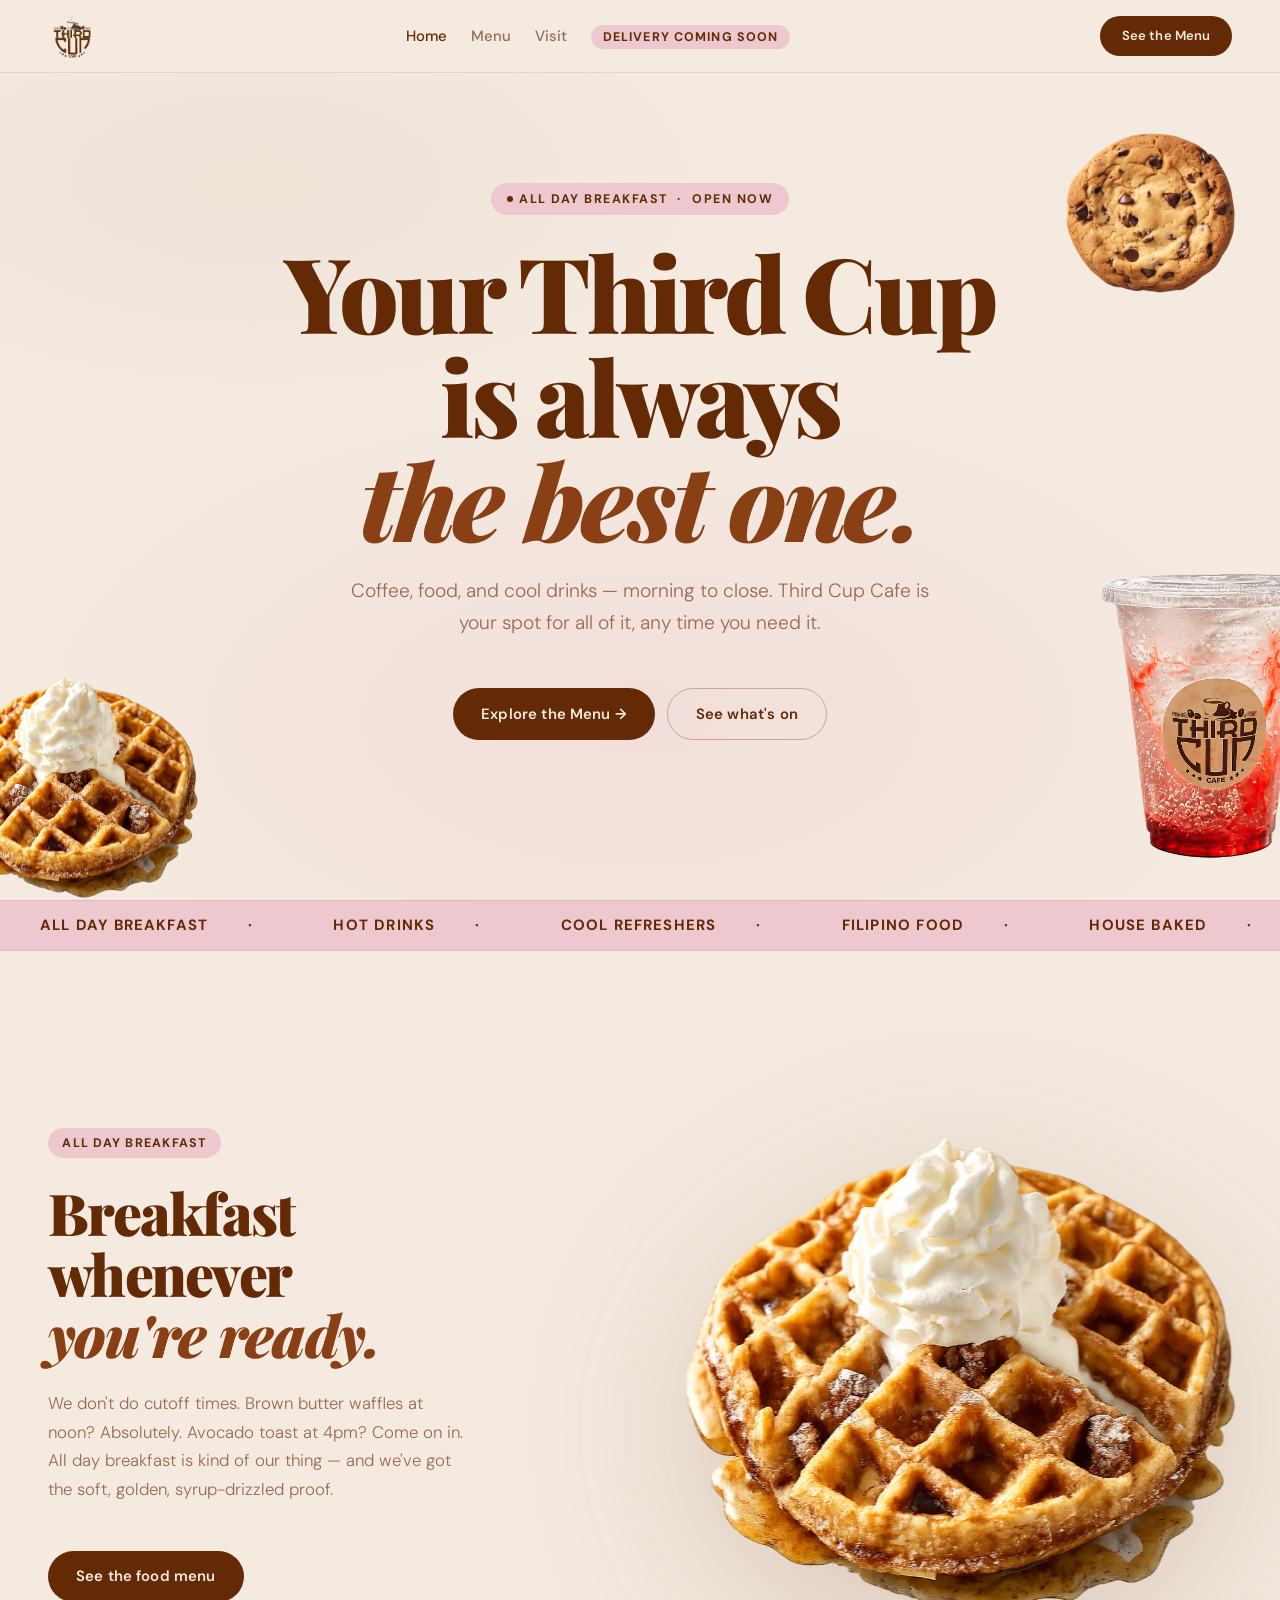
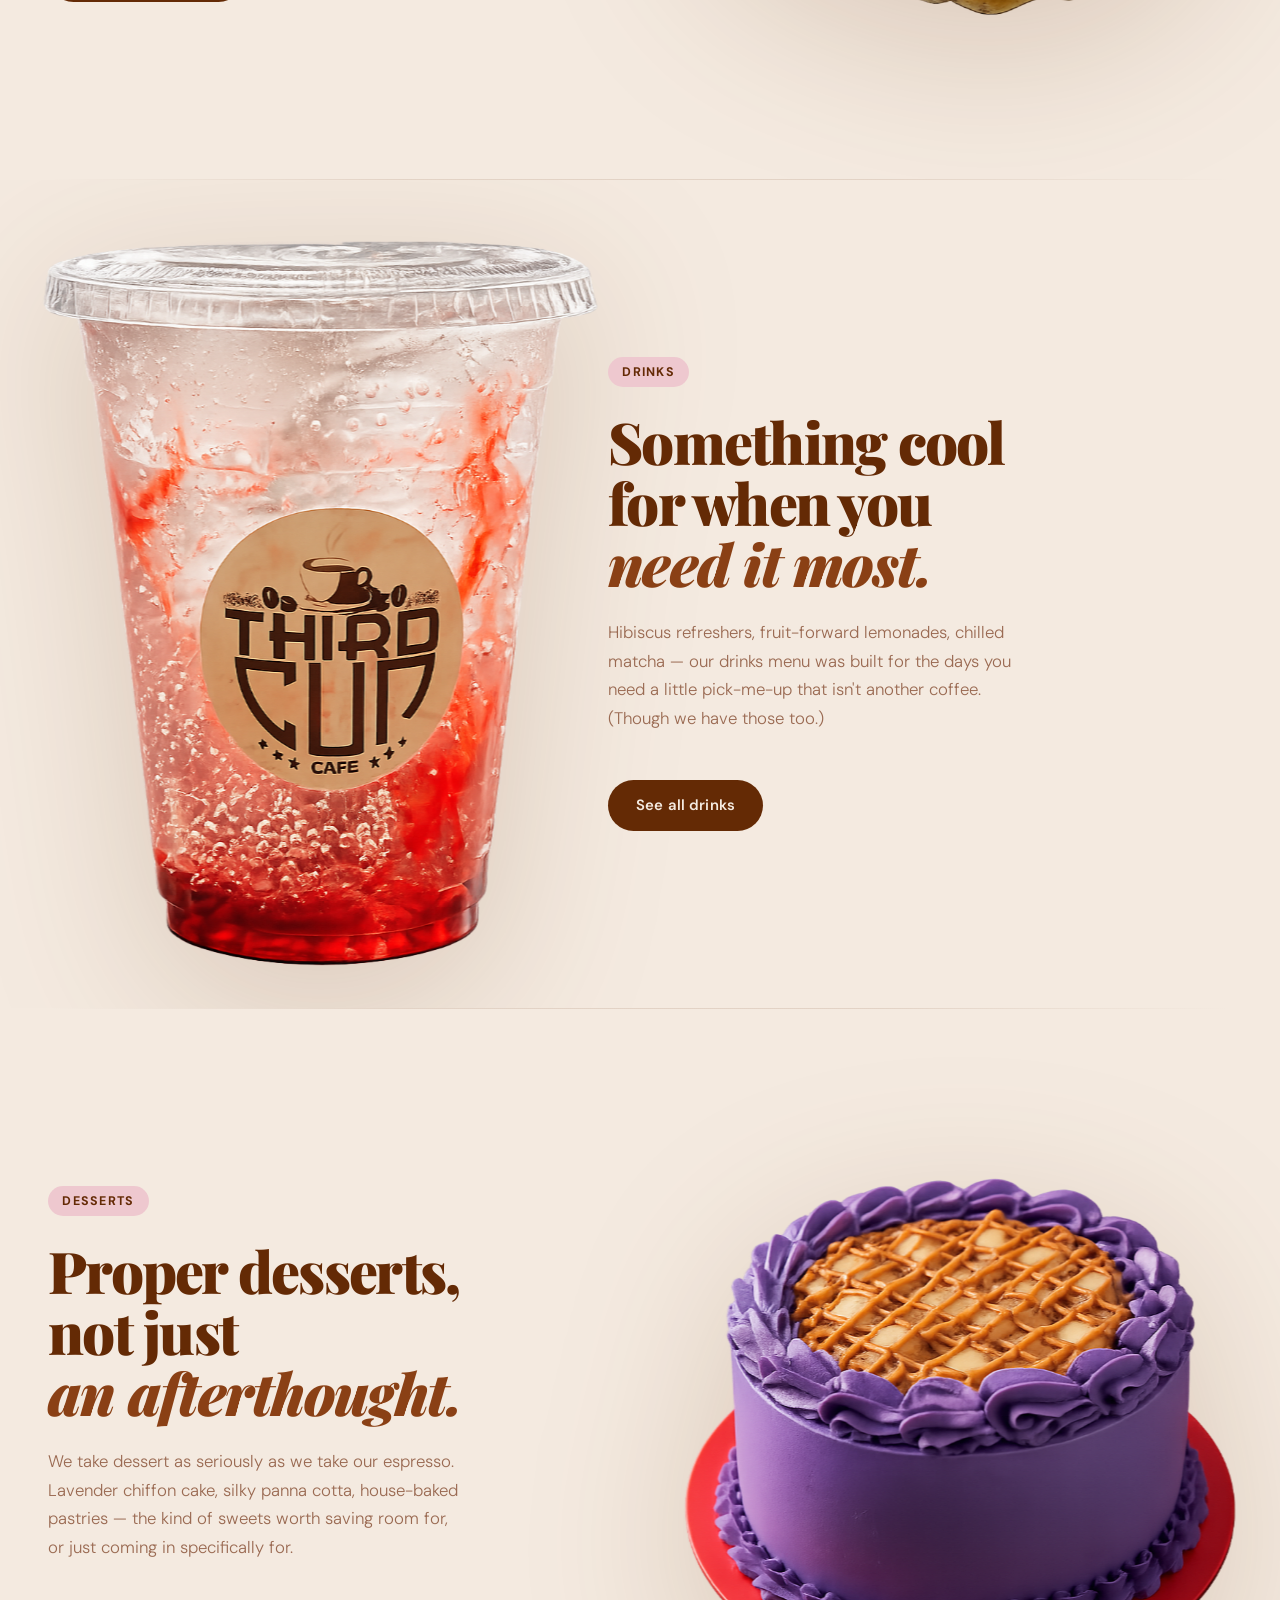
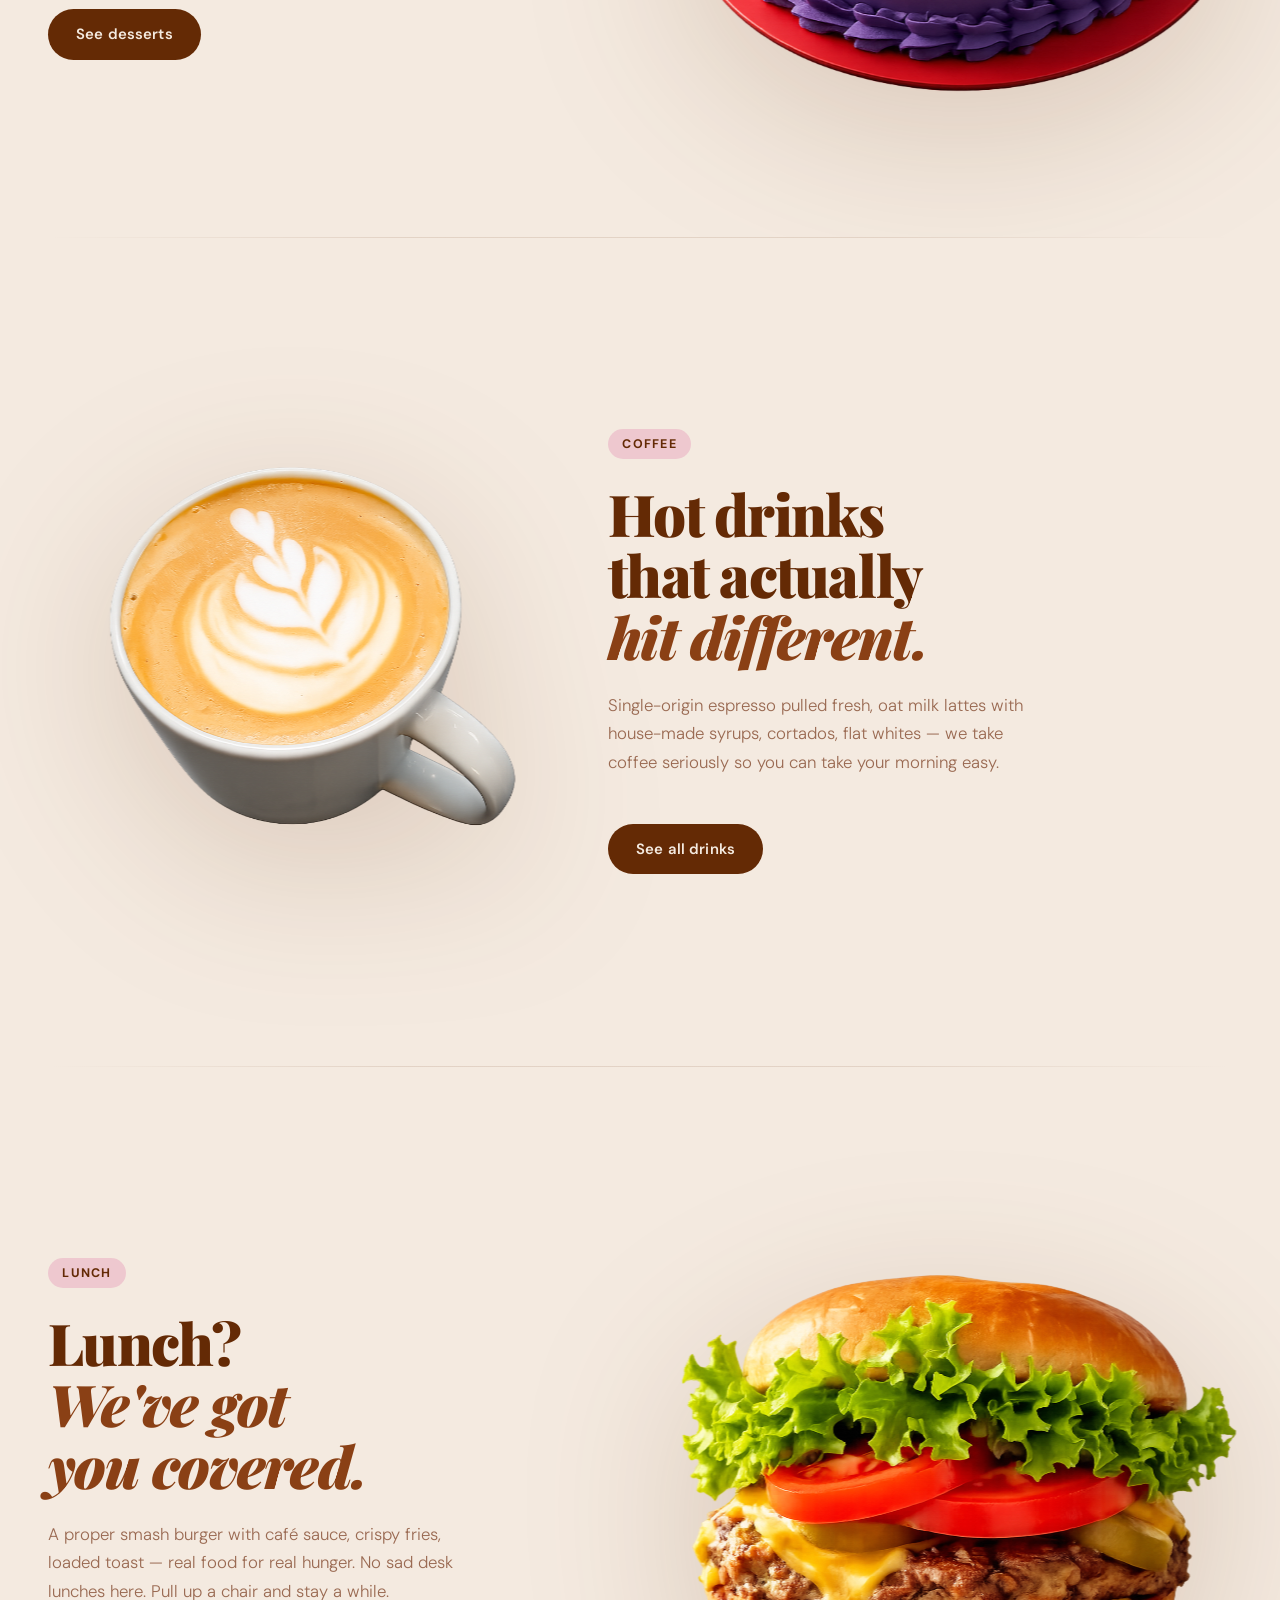
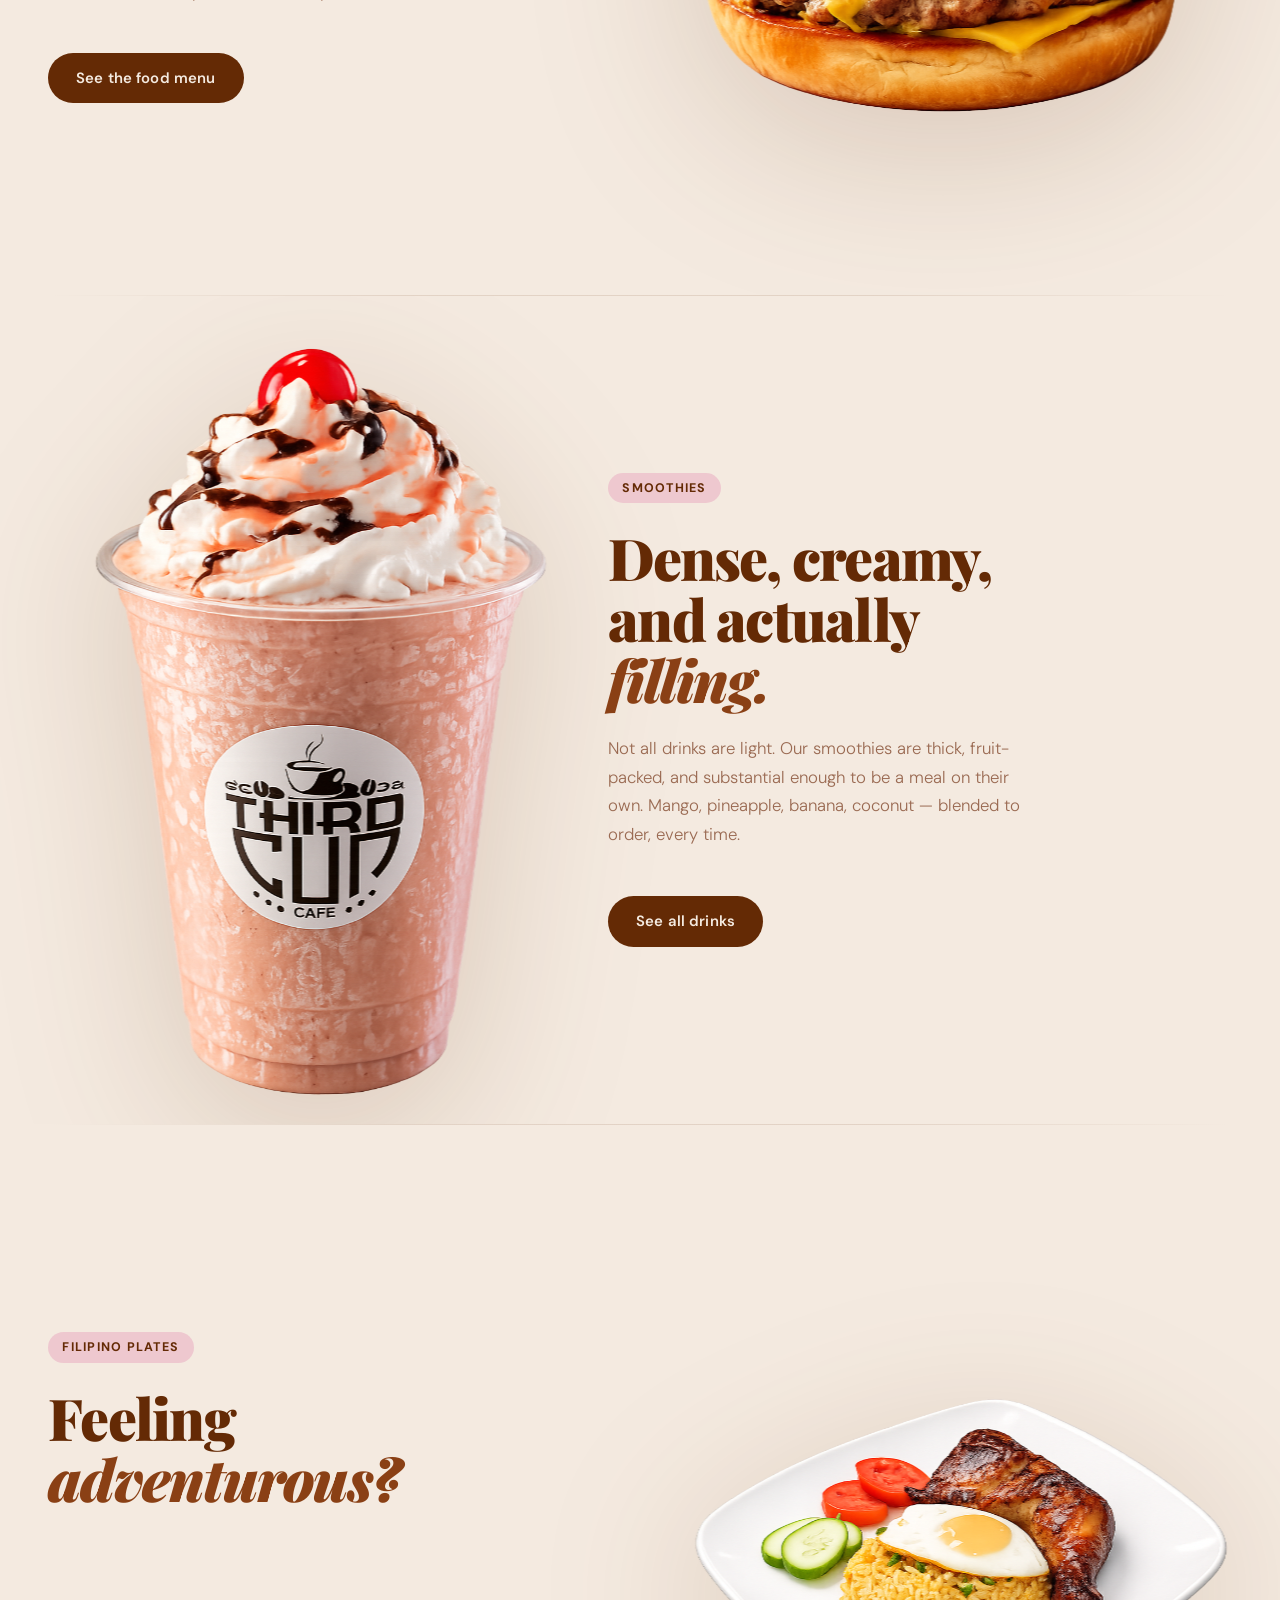
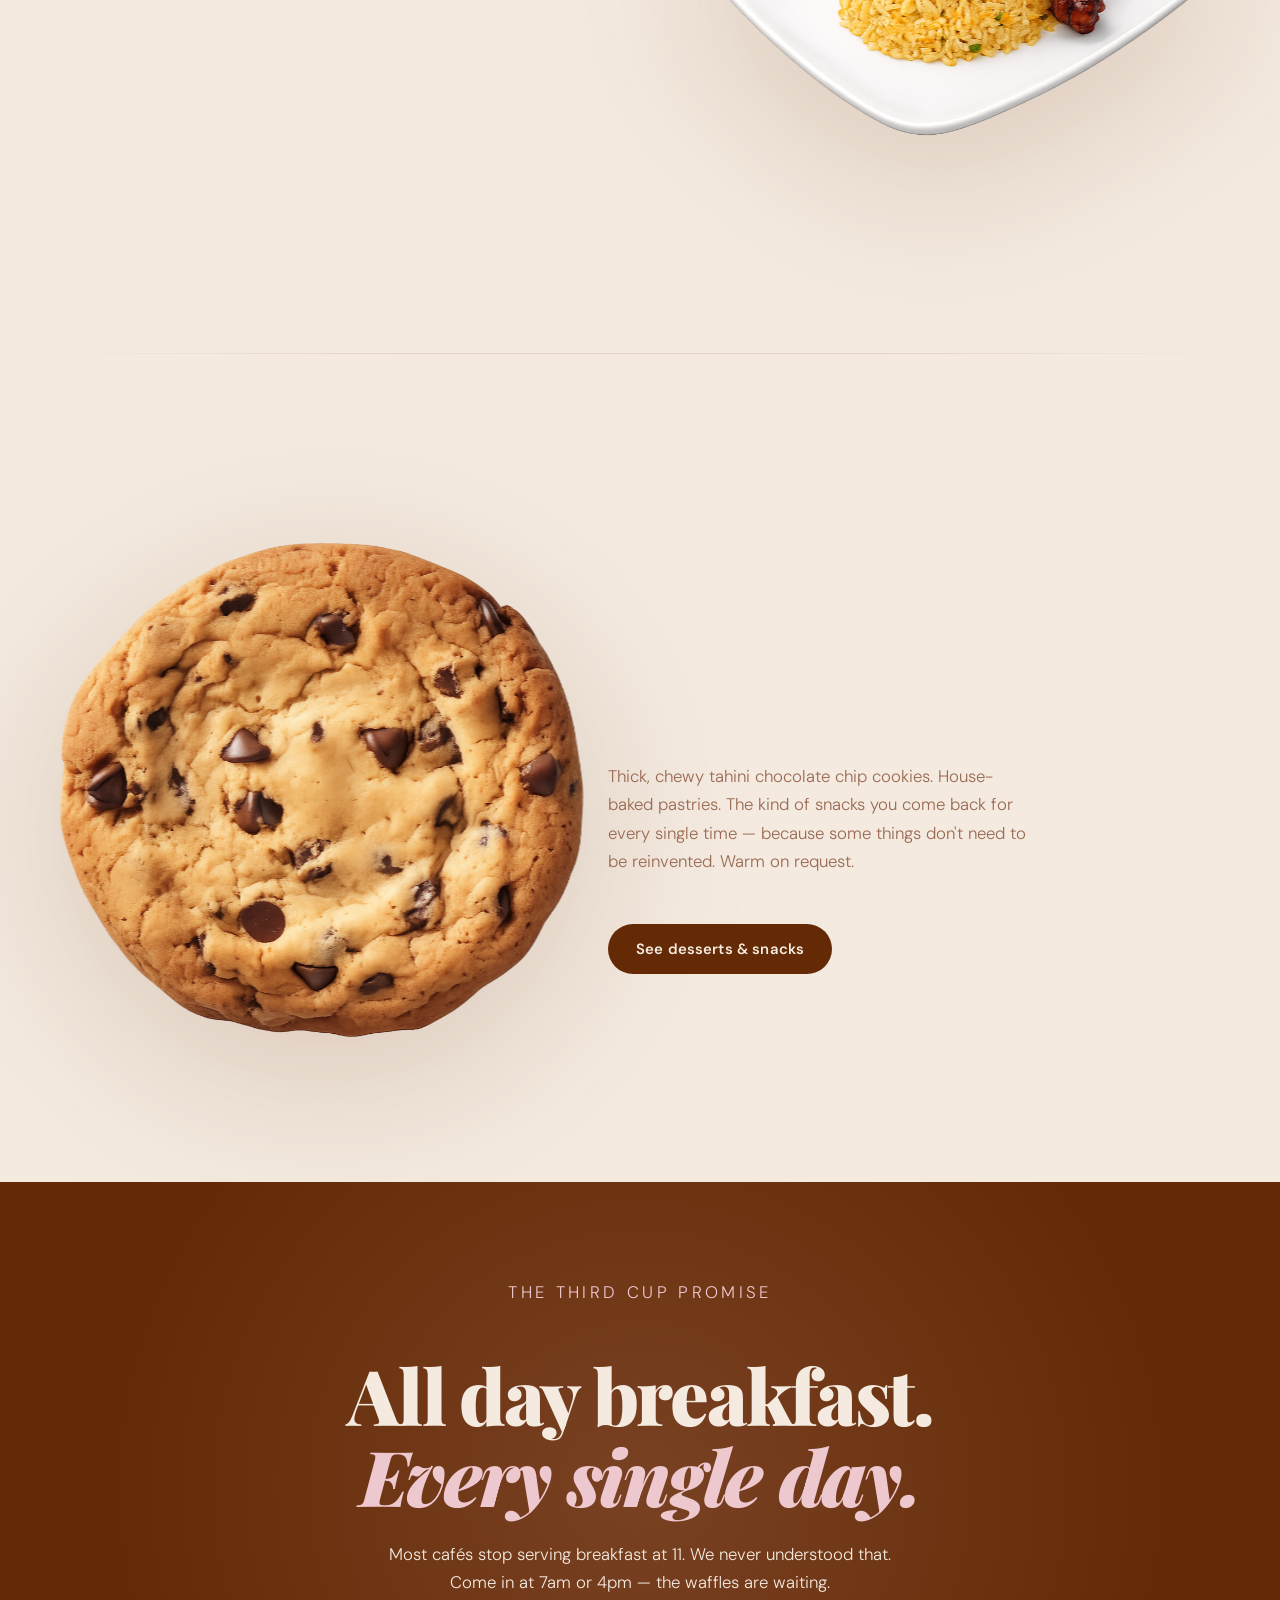
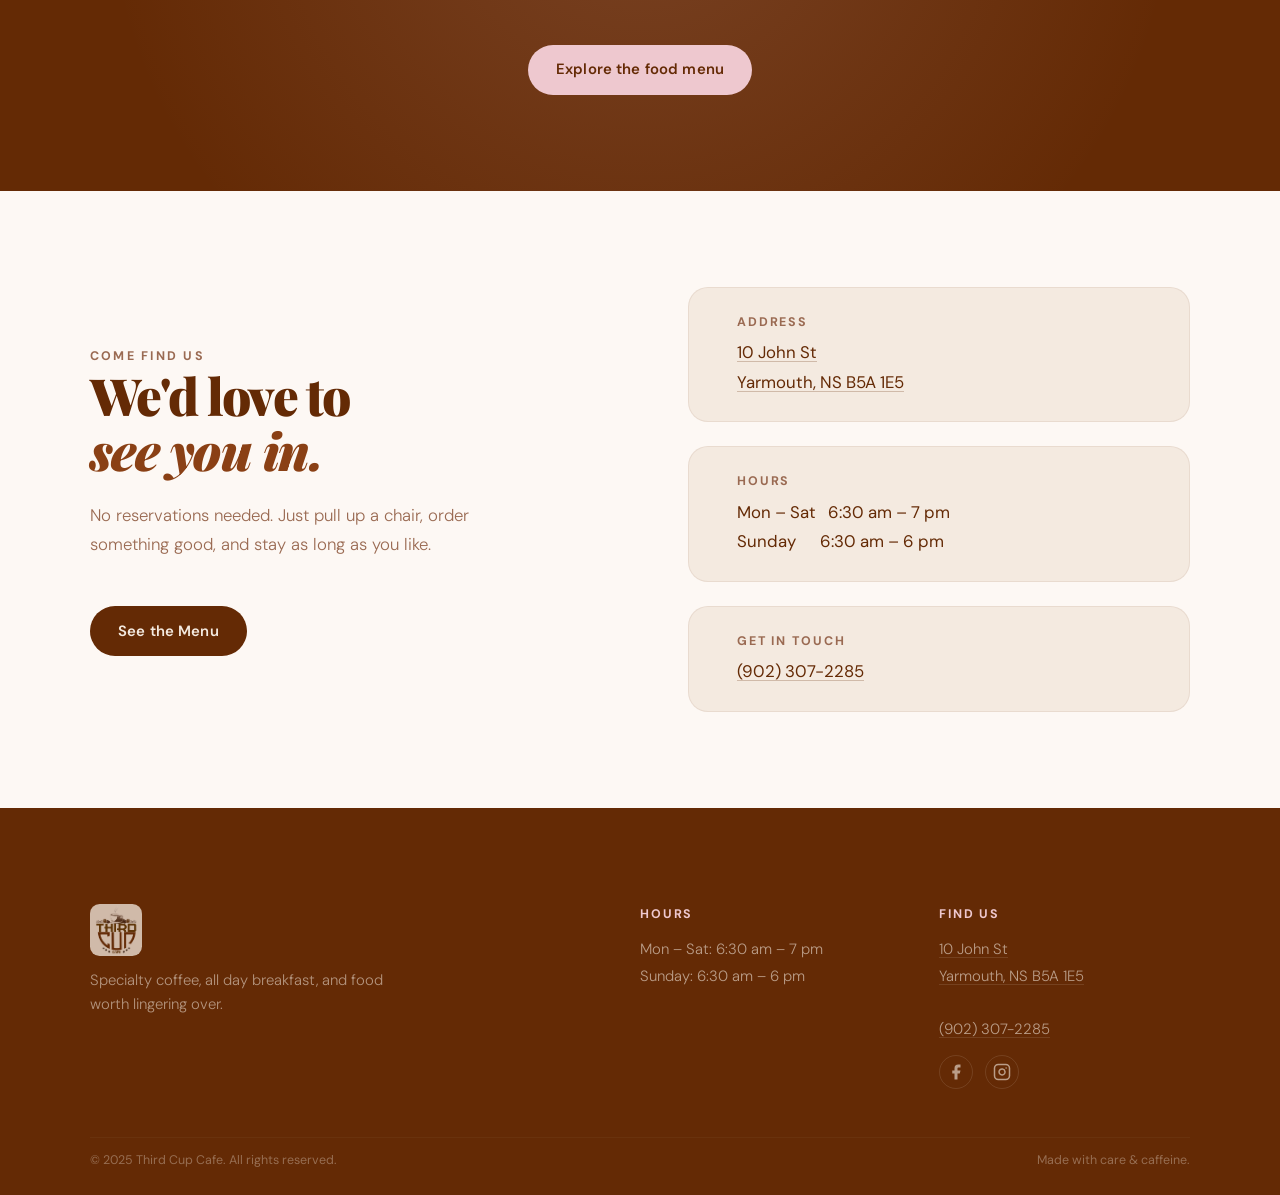
<file: index.html>
<!DOCTYPE html>
<html lang="en">
<head>
  <meta charset="UTF-8" />
  <meta name="viewport" content="width=device-width, initial-scale=1.0" />
  <title>Third Cup Cafe — Specialty Coffee & Kitchen</title>
  <meta name="description" content="Third Cup Cafe. All day breakfast, bold coffee, cool drinks, and food that actually hits. Come as you are." />
  <link rel="preconnect" href="https://fonts.googleapis.com" />
  <link rel="preconnect" href="https://fonts.gstatic.com" crossorigin />
  <link href="https://fonts.googleapis.com/css2?family=Playfair+Display:ital,wght@0,400;0,600;0,700;0,900;1,400;1,700&family=DM+Sans:opsz,wght@9..40,300;9..40,400;9..40,500;9..40,600&display=swap" rel="stylesheet" />
  <link rel="stylesheet" href="style.css" />
</head>
<body>

  <!-- ── Navigation ───────────────────────────────────────── -->
  <nav class="site-nav">
    <a href="index.html" class="nav-logo">
      <img src="images/thirdcup logo.jpg" alt="Third Cup Cafe" />
    </a>
    <ul class="nav-links">
      <li><a href="index.html" class="active">Home</a></li>
      <li><a href="menu.html">Menu</a></li>
      <li><a href="#contact">Visit</a></li>
      <li><span class="nav-coming-soon">Delivery Coming Soon</span></li>
    </ul>
    <a href="menu.html" class="btn btn-primary" style="padding:.55rem 1.35rem;font-size:.82rem;">See the Menu</a>
  </nav>

  <!-- ═══════════════════════════════════════════════════════
       HERO
  ═══════════════════════════════════════════════════════ -->
  <section class="hero" id="home">

    <div class="hero-float-wrap" aria-hidden="true">
      <div class="hero-float-img hf-1">
        <img src="images/waffles.png" alt="" />
      </div>
      <div class="hero-float-img hf-2">
        <img src="images/refresher.png" alt="" />
      </div>
      <div class="hero-float-img hf-3">
        <img src="images/cookie.png" alt="" />
      </div>
    </div>

    <div class="hero-scene">
      <div class="hero-badge">
        <span class="hero-badge-dot" id="badge-dot"></span>
        All Day Breakfast &nbsp;·&nbsp; <span id="open-status">Open Now</span>
      </div>
      <h1 class="hero-headline reveal">
        Your Third Cup<br />is always<br /><em>the best one.</em>
      </h1>
      <p class="hero-sub reveal reveal-delay-1">
        Coffee, food, and cool drinks — morning to close.
        Third Cup Cafe is your spot for all of it, any time you need it.
      </p>
      <div class="hero-cta reveal reveal-delay-2">
        <a href="menu.html" class="btn btn-primary">Explore the Menu &rarr;</a>
        <a href="menu.html#limited-time" class="btn btn-outline">See what's on</a>
      </div>
    </div>

  </section>

  <!-- ── Marquee ───────────────────────────────────────────── -->
  <div class="marquee-strip" aria-hidden="true">
    <div class="marquee-track">
      <span>All Day Breakfast</span>
      <span>Hot Drinks</span>
      <span>Cool Refreshers</span>
      <span>Filipino Food</span>
      <span>House Baked</span>
      <span>Single Origin</span>
      <span>Open 7 Days</span>
      <span>Proper Desserts</span>
      <span>All Day Breakfast</span>
      <span>Hot Drinks</span>
      <span>Cool Refreshers</span>
      <span>Filipino Food</span>
      <span>House Baked</span>
      <span>Single Origin</span>
      <span>Open 7 Days</span>
      <span>Proper Desserts</span>
    </div>
  </div>

  <!-- ═══════════════════════════════════════════════════════
       1. WAFFLES — All day breakfast  (food, no flip)
  ═══════════════════════════════════════════════════════ -->
  <section class="feature" id="feature-breakfast">
    <div class="feat-text">
      <span class="feat-tag reveal">All Day Breakfast</span>
      <h2 class="feat-headline reveal reveal-delay-1">
        Breakfast<br />whenever<br /><em>you're ready.</em>
      </h2>
      <p class="feat-body reveal reveal-delay-2">
        We don't do cutoff times. Brown butter waffles at noon? Absolutely.
        Avocado toast at 4pm? Come on in. All day breakfast is kind of our thing —
        and we've got the soft, golden, syrup-drizzled proof.
      </p>
      <a href="menu.html#food" class="btn btn-primary reveal reveal-delay-3">See the food menu</a>
    </div>
    <div class="feat-img-wrap">
      <img src="images/waffles.png" alt="Brown butter waffles" />
    </div>
  </section>

  <div class="feat-divider"></div>

  <!-- ═══════════════════════════════════════════════════════
       2. REFRESHER — Cool drinks  (drink, flip)
  ═══════════════════════════════════════════════════════ -->
  <section class="feature flip" id="feature-drinks">
    <div class="feat-text">
      <span class="feat-tag reveal">Drinks</span>
      <h2 class="feat-headline reveal reveal-delay-1">
        Something cool<br />for when you<br /><em>need it most.</em>
      </h2>
      <p class="feat-body reveal reveal-delay-2">
        Hibiscus refreshers, fruit-forward lemonades, chilled matcha —
        our drinks menu was built for the days you need a little pick-me-up
        that isn't another coffee. (Though we have those too.)
      </p>
      <a href="menu.html#drinks" class="btn btn-primary reveal reveal-delay-3">See all drinks</a>
    </div>
    <div class="feat-img-wrap">
      <img src="images/refresher.png" alt="Hibiscus refresher" />
    </div>
  </section>

  <div class="feat-divider"></div>

  <!-- ═══════════════════════════════════════════════════════
       3. PURPLE CAKE — Proper desserts  (food, no flip)
  ═══════════════════════════════════════════════════════ -->
  <section class="feature" id="feature-desserts">
    <div class="feat-text">
      <span class="feat-tag reveal">Desserts</span>
      <h2 class="feat-headline reveal reveal-delay-1">
        Proper desserts,<br />not just<br /><em>an afterthought.</em>
      </h2>
      <p class="feat-body reveal reveal-delay-2">
        We take dessert as seriously as we take our espresso.
        Lavender chiffon cake, silky panna cotta, house-baked pastries —
        the kind of sweets worth saving room for,
        or just coming in specifically for.
      </p>
      <a href="menu.html#desserts" class="btn btn-primary reveal reveal-delay-3">See desserts</a>
    </div>
    <div class="feat-img-wrap">
      <img src="images/purple cake.png" alt="Lavender chiffon cake" />
    </div>
  </section>

  <div class="feat-divider"></div>

  <!-- ═══════════════════════════════════════════════════════
       4. WARM COFFEE — Hot drinks  (drink, flip)
  ═══════════════════════════════════════════════════════ -->
  <section class="feature flip" id="feature-coffee">
    <div class="feat-text">
      <span class="feat-tag reveal">Coffee</span>
      <h2 class="feat-headline reveal reveal-delay-1">
        Hot drinks<br />that actually<br /><em>hit different.</em>
      </h2>
      <p class="feat-body reveal reveal-delay-2">
        Single-origin espresso pulled fresh, oat milk lattes with house-made syrups,
        cortados, flat whites — we take coffee seriously
        so you can take your morning easy.
      </p>
      <a href="menu.html#drinks" class="btn btn-primary reveal reveal-delay-3">See all drinks</a>
    </div>
    <div class="feat-img-wrap">
      <img src="images/warm coffee.png" alt="Warm espresso coffee" />
    </div>
  </section>

  <div class="feat-divider"></div>

  <!-- ═══════════════════════════════════════════════════════
       5. BURGER — Lunch  (food, no flip)
  ═══════════════════════════════════════════════════════ -->
  <section class="feature" id="feature-lunch">
    <div class="feat-text">
      <span class="feat-tag reveal">Lunch</span>
      <h2 class="feat-headline reveal reveal-delay-1">
        Lunch?<br /><em>We've got<br />you covered.</em>
      </h2>
      <p class="feat-body reveal reveal-delay-2">
        A proper smash burger with café sauce, crispy fries, loaded toast —
        real food for real hunger. No sad desk lunches here.
        Pull up a chair and stay a while.
      </p>
      <a href="menu.html#food" class="btn btn-primary reveal reveal-delay-3">See the food menu</a>
    </div>
    <div class="feat-img-wrap">
      <img src="images/burger.png" alt="Smash burger" />
    </div>
  </section>

  <div class="feat-divider"></div>

  <!-- ═══════════════════════════════════════════════════════
       6. SMOOTHIE — Dense drinks  (drink, flip)
  ═══════════════════════════════════════════════════════ -->
  <section class="feature flip" id="feature-smoothies">
    <div class="feat-text">
      <span class="feat-tag reveal">Smoothies</span>
      <h2 class="feat-headline reveal reveal-delay-1">
        Dense, creamy,<br />and actually<br /><em>filling.</em>
      </h2>
      <p class="feat-body reveal reveal-delay-2">
        Not all drinks are light. Our smoothies are thick, fruit-packed,
        and substantial enough to be a meal on their own.
        Mango, pineapple, banana, coconut — blended to order, every time.
      </p>
      <a href="menu.html#drinks" class="btn btn-primary reveal reveal-delay-3">See all drinks</a>
    </div>
    <div class="feat-img-wrap">
      <img src="images/smoothie.png" alt="Sunrise smoothie" />
    </div>
  </section>

  <div class="feat-divider"></div>

  <!-- ═══════════════════════════════════════════════════════
       7. FILIPINO FOOD — Adventurous  (food, no flip)
  ═══════════════════════════════════════════════════════ -->
  <section class="feature" id="feature-filipino">
    <div class="feat-text">
      <span class="feat-tag reveal">Filipino Plates</span>
      <h2 class="feat-headline reveal reveal-delay-1">
        Feeling<br /><em>adventurous?</em>
      </h2>
      <p class="feat-body reveal reveal-delay-2">
        Beyond the café staples, we serve authentic Filipino plates —
        bold flavours, comforting portions, and the kind of food
        that makes you feel genuinely looked after.
        Because good food shouldn't have borders.
      </p>
      <a href="menu.html#food" class="btn btn-primary reveal reveal-delay-3">Explore the menu</a>
    </div>
    <div class="feat-img-wrap">
      <img src="images/filipino food.png" alt="Filipino food" />
    </div>
  </section>

  <div class="feat-divider"></div>

  <!-- ═══════════════════════════════════════════════════════
       8. COOKIE — Snacks  (food, flip)
  ═══════════════════════════════════════════════════════ -->
  <section class="feature flip" id="feature-snacks">
    <div class="feat-text">
      <span class="feat-tag reveal">Snacks &amp; Sweets</span>
      <h2 class="feat-headline reveal reveal-delay-1">
        Classic snacks,<br /><em>done right.</em>
      </h2>
      <p class="feat-body reveal reveal-delay-2">
        Thick, chewy tahini chocolate chip cookies. House-baked pastries.
        The kind of snacks you come back for every single time —
        because some things don't need to be reinvented.
        Warm on request.
      </p>
      <a href="menu.html#desserts" class="btn btn-primary reveal reveal-delay-3">See desserts &amp; snacks</a>
    </div>
    <div class="feat-img-wrap">
      <img src="images/cookie.png" alt="Tahini chocolate chip cookie" />
    </div>
  </section>

  <!-- ═══════════════════════════════════════════════════════
       ALL DAY BREAKFAST BANNER
  ═══════════════════════════════════════════════════════ -->
  <div class="adb-banner">
    <p class="adb-banner-eyebrow reveal">The Third Cup promise</p>
    <h2 class="reveal reveal-delay-1">
      All day breakfast.<br /><em>Every single day.</em>
    </h2>
    <p class="reveal reveal-delay-2">
      Most cafés stop serving breakfast at 11. We never understood that.
      Come in at 7am or 4pm — the waffles are waiting.
    </p>
    <a href="menu.html#food" class="btn btn-primary reveal reveal-delay-3">Explore the food menu</a>
  </div>

  <!-- ═══════════════════════════════════════════════════════
       VISIT SECTION
  ═══════════════════════════════════════════════════════ -->
  <section id="contact" class="visit-section">
    <div class="visit-inner">
      <div class="visit-copy reveal">
        <span class="feat-eyebrow">Come find us</span>
        <h2 class="feat-headline" style="font-size:clamp(2rem,4vw,3.2rem);margin-bottom:var(--sp-md)">
          We'd love to<br /><em>see you in.</em>
        </h2>
        <p class="feat-body" style="margin-bottom:var(--sp-lg)">
          No reservations needed. Just pull up a chair,
          order something good, and stay as long as you like.
        </p>
        <a href="menu.html" class="btn btn-primary">See the Menu</a>
      </div>

      <div class="visit-details reveal reveal-delay-2">
        <div class="visit-card">
          <h3 class="visit-card-label">Address</h3>
          <address>
            <a href="https://maps.google.com/?q=10+John+St,+Yarmouth,+NS+B5A+1E5" target="_blank" rel="noopener">
              10 John St<br />
              Yarmouth, NS B5A 1E5
            </a>
          </address>
        </div>
        <div class="visit-card">
          <h3 class="visit-card-label">Hours</h3>
          <p>
            Mon – Sat &nbsp;&nbsp;6:30 am – 7 pm<br />
            Sunday &nbsp;&nbsp;&nbsp;&nbsp;&nbsp;6:30 am – 6 pm
          </p>
        </div>
        <div class="visit-card">
          <h3 class="visit-card-label">Get in touch</h3>
          <p>
            <a href="tel:+19023072285">(902) 307-2285</a>
          </p>
        </div>
      </div>
    </div>
  </section>

  <!-- ── Footer ─────────────────────────────────────────────── -->
  <footer class="site-footer">
    <div class="footer-inner reveal">
      <div class="footer-brand">
        <img src="images/thirdcup logo.jpg" alt="Third Cup Cafe" class="footer-logo-img" />
        <p class="footer-tagline">Specialty coffee, all day breakfast, and food worth lingering over.</p>
      </div>
      <div class="footer-col">
        <h4>Hours</h4>
        <p>
          Mon – Sat: 6:30 am – 7 pm<br />
          Sunday: 6:30 am – 6 pm
        </p>
      </div>
      <div class="footer-col">
        <h4>Find Us</h4>
        <address>
          <a href="https://maps.google.com/?q=10+John+St,+Yarmouth,+NS+B5A+1E5" target="_blank" rel="noopener">10 John St<br />Yarmouth, NS B5A 1E5</a><br /><br />
          <a href="tel:+19023072285">(902) 307-2285</a>
        </address>
        <div class="footer-social">
          <a href="https://www.facebook.com/profile.php?id=61558027832886&sk=photos" target="_blank" rel="noopener" aria-label="Facebook">
            <svg width="18" height="18" viewBox="0 0 24 24" fill="currentColor"><path d="M18 2h-3a5 5 0 0 0-5 5v3H7v4h3v8h4v-8h3l1-4h-4V7a1 1 0 0 1 1-1h3z"/></svg>
          </a>
          <a href="https://www.instagram.com/thirdcupcanada/" target="_blank" rel="noopener" aria-label="Instagram">
            <svg width="18" height="18" viewBox="0 0 24 24" fill="none" stroke="currentColor" stroke-width="2" stroke-linecap="round" stroke-linejoin="round"><rect x="2" y="2" width="20" height="20" rx="5" ry="5"/><path d="M16 11.37A4 4 0 1 1 12.63 8 4 4 0 0 1 16 11.37z"/><line x1="17.5" y1="6.5" x2="17.51" y2="6.5"/></svg>
          </a>
        </div>
      </div>
    </div>
    <div class="footer-bottom">
      <span>&copy; 2025 Third Cup Cafe. All rights reserved.</span>
      <span>Made with care &amp; caffeine.</span>
    </div>
  </footer>

  <script src="script.js"></script>
</body>
</html>
</file>
<file: style.css>
@import url('https://fonts.googleapis.com/css2?family=Playfair+Display:ital,wght@0,400;0,600;0,700;0,900;1,400;1,700&family=DM+Sans:opsz,wght@9..40,300;9..40,400;9..40,500;9..40,600&display=swap');

/* ── Tokens ─────────────────────────────────────────────── */
:root {
  --c-bg:       #f4eae0;
  --c-brown:    #642a05;
  --c-brown-lt: #8a4015;
  --c-pink:     #eec8cf;
  --c-pink-dim: #e0a8b2;
  --c-cream:    #fdf8f4;
  --c-text:     #2a1005;
  --c-muted:    #9a6a52;

  --sp-xs: .375rem;
  --sp-sm: .75rem;
  --sp-md: 1.5rem;
  --sp-lg: 3rem;
  --sp-xl: 6rem;

  --fs-xs:  .78rem;
  --fs-sm:  .93rem;
  --fs-md:  1.05rem;
  --fs-lg:  1.5rem;
  --fs-xl:  2.2rem;
  --fs-2xl: 3.6rem;
  --fs-3xl: 5.5rem;

  --radius:    1.25rem;
  --radius-sm: .6rem;
  --ease: cubic-bezier(.4,0,.2,1);
  --t: .35s var(--ease);
}

/* ── Reset ──────────────────────────────────────────────── */
*, *::before, *::after { box-sizing: border-box; margin: 0; padding: 0; }
html { scroll-behavior: smooth; font-size: 16px; }
body {
  background: var(--c-bg);
  color: var(--c-text);
  font-family: 'DM Sans', system-ui, sans-serif;
  font-weight: 400;
  line-height: 1.65;
  overflow-x: hidden;
}
img { display: block; max-width: 100%; }
a  { color: inherit; text-decoration: none; }

/* ── Shared nav ──────────────────────────────────────────── */
.site-nav {
  position: fixed;
  top: 0; left: 0; right: 0;
  z-index: 100;
  display: flex;
  align-items: center;
  justify-content: space-between;
  padding: var(--sp-sm) var(--sp-lg);
  background: var(--c-bg);
  box-shadow: 0 1px 0 rgba(100,42,5,.08);
}
.nav-logo img {
  height: 48px;
  width: auto;
  object-fit: contain;
}
.nav-links { display: flex; gap: var(--sp-md); list-style: none; }
.nav-links a {
  font-size: var(--fs-sm);
  font-weight: 500;
  color: var(--c-brown);
  opacity: .65;
  transition: opacity var(--t);
}
.nav-links a:hover, .nav-links a.active { opacity: 1; }
.nav-coming-soon {
  font-size: var(--fs-xs);
  font-weight: 700;
  letter-spacing: .09em;
  text-transform: uppercase;
  background: var(--c-pink);
  color: var(--c-brown);
  padding: .25rem .75rem;
  border-radius: 999px;
  opacity: 1;
}

/* ── Buttons ─────────────────────────────────────────────── */
.btn {
  display: inline-flex;
  align-items: center;
  gap: .45rem;
  padding: .8rem 1.75rem;
  border-radius: 999px;
  font-family: 'DM Sans', sans-serif;
  font-size: var(--fs-sm);
  font-weight: 600;
  cursor: pointer;
  transition: all var(--t);
  border: none;
  letter-spacing: .01em;
}
.btn-primary {
  background: var(--c-brown);
  color: var(--c-bg);
}
.btn-primary:hover {
  background: var(--c-brown-lt);
  transform: translateY(-2px);
  box-shadow: 0 10px 32px rgba(100,42,5,.25);
}
.btn-outline {
  background: transparent;
  color: var(--c-brown);
  border: 1.5px solid rgba(100,42,5,.3);
}
.btn-outline:hover {
  border-color: var(--c-brown);
  background: rgba(100,42,5,.05);
}

/* ── Scroll reveals ──────────────────────────────────────── */
.reveal {
  opacity: 0;
  transform: translateY(28px);
  transition: opacity .75s var(--ease), transform .75s var(--ease);
}
.reveal.visible { opacity: 1; transform: translateY(0); }
.reveal-delay-1 { transition-delay: .1s; }
.reveal-delay-2 { transition-delay: .22s; }
.reveal-delay-3 { transition-delay: .36s; }

/* ═══════════════════════════════════════════════════════════
   HERO
═══════════════════════════════════════════════════════ */
.hero {
  min-height: 100svh;
  display: flex;
  flex-direction: column;
  align-items: center;
  justify-content: center;
  text-align: center;
  padding: 120px var(--sp-lg) var(--sp-xl);
  position: relative;
  overflow: hidden;
  perspective: 1000px;
}

/* subtle warm texture */
.hero::before {
  content: '';
  position: absolute;
  inset: 0;
  background:
    radial-gradient(ellipse 80% 60% at 50% 80%, rgba(238,200,207,.35) 0%, transparent 60%),
    radial-gradient(ellipse 60% 40% at 20% 20%, rgba(100,42,5,.04) 0%, transparent 60%);
  pointer-events: none;
}

.hero-scene {
  position: relative;
  z-index: 2;
  transform-style: preserve-3d;
  will-change: transform;
  max-width: 820px;
  width: 100%;
}

/* pill badge */
.hero-badge {
  display: inline-flex;
  align-items: center;
  gap: .4rem;
  background: var(--c-pink);
  color: var(--c-brown);
  font-size: var(--fs-xs);
  font-weight: 700;
  letter-spacing: .12em;
  text-transform: uppercase;
  padding: .35rem 1rem;
  border-radius: 999px;
  margin-bottom: var(--sp-md);
}
.hero-badge-dot {
  width: 6px; height: 6px;
  border-radius: 50%;
  background: var(--c-brown);
  flex-shrink: 0;
}

.hero-headline {
  font-family: 'Playfair Display', serif;
  font-size: clamp(3.2rem, 8.5vw, 6.5rem);
  font-weight: 900;
  line-height: 1.0;
  letter-spacing: -.035em;
  color: var(--c-brown);
  margin-bottom: var(--sp-md);
}
.hero-headline em {
  font-style: italic;
  color: var(--c-brown-lt);
}

.hero-sub {
  font-size: clamp(1rem, 2vw, 1.2rem);
  font-weight: 300;
  color: var(--c-muted);
  max-width: 46ch;
  margin: 0 auto var(--sp-lg);
  line-height: 1.7;
}

.hero-cta { display: flex; gap: var(--sp-sm); justify-content: center; flex-wrap: wrap; }

/* ── Hero floating image ─────────────────────────────────── */
.hero-float-wrap {
  position: absolute;
  inset: 0;
  pointer-events: none;
  transform-style: preserve-3d;
}
.hero-float-img {
  position: absolute;
  will-change: transform;
  animation: heroFloat var(--dur, 5s) ease-in-out infinite alternate;
}
@keyframes heroFloat {
  from { transform: translateZ(var(--tz,0px)) translateY(0) rotate(var(--rot,0deg)); }
  to   { transform: translateZ(var(--tz,0px)) translateY(var(--dy,-20px)) rotate(var(--rot,0deg)); }
}
.hero-float-img img {
  width: var(--w, 240px);
}

.hf-1 { --tz:60px;  --w:260px; --dur:4.4s; --dy:-18px; --rot:-6deg; bottom:0; left:-60px; }
.hf-2 { --tz:100px; --w:220px; --dur:5.5s; --dy:-24px; --rot:5deg;  bottom:40px; right:-40px; }
.hf-3 { --tz:30px;  --w:180px; --dur:6.2s; --dy:-14px; --rot:-3deg; top:120px; right:40px; }

/* ═══════════════════════════════════════════════════════════
   FEATURE SECTIONS  (big image + text pairs)
═══════════════════════════════════════════════════════ */
.feature {
  display: grid;
  min-height: 92vh;
  align-items: center;
  overflow: hidden;
  position: relative;
}
/* alternating: image-right by default, image-left for .flip */
.feature { grid-template-columns: 1fr 1fr; }
.feature .feat-text { padding: var(--sp-xl) var(--sp-xl) var(--sp-xl) var(--sp-lg); z-index: 2; }
.feature .feat-img-wrap { position: relative; height: 100%; min-height: 80vh; }
.feature.flip { direction: rtl; }
.feature.flip > * { direction: ltr; }

/* Pull text over the image with a negative margin trick */
.feature .feat-text {
  position: relative;
}
.feature:not(.flip) .feat-text { margin-right: -80px; }
.feature.flip      .feat-text { margin-left:  -80px; }

/* Big image fills its cell, overflows slightly */
.feat-img-wrap img {
  position: absolute;
  inset: 0;
  width: 100%;
  height: 100%;
  object-fit: contain;
  object-position: center;
  padding: var(--sp-lg);
  filter: drop-shadow(0 40px 80px rgba(100,42,5,.18));
  transition: transform .8s var(--ease);
}
.feature:hover .feat-img-wrap img { transform: scale(1.03) translateY(-6px); }

/* 3-D tilt applied by JS scroll */
.feat-img-wrap { transform-style: preserve-3d; perspective: 800px; }

/* text styling */
.feat-eyebrow {
  font-size: var(--fs-xs);
  font-weight: 700;
  letter-spacing: .18em;
  text-transform: uppercase;
  color: var(--c-muted);
  margin-bottom: var(--sp-sm);
}
.feat-headline {
  font-family: 'Playfair Display', serif;
  font-size: clamp(2.4rem, 4.5vw, 4rem);
  font-weight: 900;
  line-height: 1.06;
  letter-spacing: -.03em;
  color: var(--c-brown);
  margin-bottom: var(--sp-md);
}
.feat-headline em {
  font-style: italic;
  color: var(--c-brown-lt);
}
.feat-body {
  font-size: var(--fs-md);
  font-weight: 300;
  color: var(--c-muted);
  max-width: 38ch;
  line-height: 1.7;
  margin-bottom: var(--sp-lg);
}

/* accent pill tag on each feature */
.feat-tag {
  display: inline-block;
  background: var(--c-pink);
  color: var(--c-brown);
  font-size: var(--fs-xs);
  font-weight: 700;
  letter-spacing: .1em;
  text-transform: uppercase;
  padding: .3rem .9rem;
  border-radius: 999px;
  margin-bottom: var(--sp-md);
}

/* divider between features */
.feat-divider {
  height: 1px;
  background: linear-gradient(90deg, transparent, rgba(100,42,5,.12) 30%, rgba(100,42,5,.12) 70%, transparent);
  margin: 0 var(--sp-lg);
}

/* ═══════════════════════════════════════════════════════════
   ALL DAY BREAKFAST BANNER
═══════════════════════════════════════════════════════ */
.adb-banner {
  background: var(--c-brown);
  color: var(--c-bg);
  padding: var(--sp-xl) var(--sp-lg);
  text-align: center;
  position: relative;
  overflow: hidden;
}
.adb-banner::before {
  content: '';
  position: absolute;
  inset: 0;
  background: radial-gradient(ellipse 60% 120% at 50% 50%, rgba(238,200,207,.15) 0%, transparent 70%);
}
.adb-banner-eyebrow {
  font-size: var(--fs-xs);
  font-weight: 700;
  letter-spacing: .2em;
  text-transform: uppercase;
  color: var(--c-pink);
  margin-bottom: var(--sp-sm);
}
.adb-banner h2 {
  font-family: 'Playfair Display', serif;
  font-size: clamp(2.8rem, 6vw, 5rem);
  font-weight: 900;
  letter-spacing: -.03em;
  line-height: 1.05;
  margin-bottom: var(--sp-md);
  position: relative;
}
.adb-banner h2 em { font-style: italic; color: var(--c-pink); }
.adb-banner p {
  font-size: var(--fs-md);
  font-weight: 300;
  opacity: .75;
  max-width: 48ch;
  margin: 0 auto var(--sp-lg);
  line-height: 1.7;
  position: relative;
}
.adb-banner .btn-primary {
  background: var(--c-pink);
  color: var(--c-brown);
  position: relative;
}
.adb-banner .btn-primary:hover {
  background: #f8dce2;
  box-shadow: 0 10px 32px rgba(238,200,207,.3);
}

/* ── Marquee strip ───────────────────────────────────────── */
.marquee-strip {
  overflow: hidden;
  background: var(--c-pink);
  padding: .7rem 0;
  white-space: nowrap;
  border-top: 1px solid rgba(100,42,5,.1);
  border-bottom: 1px solid rgba(100,42,5,.1);
}
.marquee-track {
  display: inline-flex;
  animation: marquee 24s linear infinite;
}
.marquee-track span {
  font-size: var(--fs-sm);
  font-weight: 700;
  letter-spacing: .08em;
  text-transform: uppercase;
  color: var(--c-brown);
  padding: 0 2.5rem;
}
.marquee-track span::after {
  content: '·';
  margin-left: 2.5rem;
}
@keyframes marquee {
  from { transform: translateX(0); }
  to   { transform: translateX(-50%); }
}

/* ── Visit section ───────────────────────────────────────── */
.visit-section {
  background: var(--c-cream);
  padding: var(--sp-xl) var(--sp-lg);
}
.visit-inner {
  max-width: 1100px;
  margin: 0 auto;
  display: grid;
  grid-template-columns: 1fr 1fr;
  gap: var(--sp-xl);
  align-items: center;
}
.visit-details {
  display: grid;
  grid-template-columns: 1fr;
  gap: var(--sp-md);
}
.visit-card {
  background: var(--c-bg);
  border: 1.5px solid rgba(100,42,5,.08);
  border-radius: var(--radius);
  padding: var(--sp-md) var(--sp-lg);
}
.visit-card-label {
  font-size: var(--fs-xs);
  font-weight: 700;
  letter-spacing: .15em;
  text-transform: uppercase;
  color: var(--c-muted);
  margin-bottom: var(--sp-xs);
}
.visit-card address,
.visit-card p {
  font-style: normal;
  font-size: var(--fs-md);
  font-weight: 400;
  color: var(--c-brown);
  line-height: 1.75;
}

@media (max-width: 900px) {
  .visit-inner { grid-template-columns: 1fr; gap: var(--sp-lg); }
}

/* ── Footer ──────────────────────────────────────────────── */
.site-footer {
  background: var(--c-brown);
  color: var(--c-bg);
  padding: var(--sp-xl) var(--sp-lg) var(--sp-md);
}
.footer-inner {
  max-width: 1100px;
  margin: 0 auto;
  display: grid;
  grid-template-columns: 2fr 1fr 1fr;
  gap: var(--sp-lg);
}
.footer-logo-img {
  height: 52px;
  width: auto;
  object-fit: contain;
  border-radius: var(--radius-sm);
  opacity: .75;
  margin-bottom: var(--sp-sm);
}
.footer-tagline { font-size: var(--fs-sm); opacity: .55; font-weight: 300; max-width: 32ch; }
.footer-col h4 {
  font-size: var(--fs-xs);
  font-weight: 700;
  letter-spacing: .15em;
  text-transform: uppercase;
  color: var(--c-pink);
  margin-bottom: var(--sp-sm);
}
.footer-col p, .footer-col address {
  font-size: var(--fs-sm);
  font-style: normal;
  opacity: .6;
  font-weight: 300;
  line-height: 1.8;
}
.footer-social {
  display: flex;
  gap: var(--sp-sm);
  margin-top: var(--sp-sm);
}
.footer-social a {
  display: flex;
  align-items: center;
  justify-content: center;
  width: 34px;
  height: 34px;
  border-radius: 50%;
  border: 1.5px solid rgba(244,234,224,.2);
  color: var(--c-bg);
  opacity: .6;
  transition: opacity var(--t), border-color var(--t);
}
.footer-social a:hover { opacity: 1; border-color: rgba(244,234,224,.5); }

/* Linkable address / phone */
.visit-card address a,
.visit-card p a {
  color: var(--c-brown);
  text-decoration: underline;
  text-underline-offset: 3px;
  text-decoration-color: rgba(100,42,5,.25);
  transition: text-decoration-color var(--t);
}
.visit-card address a:hover,
.visit-card p a:hover { text-decoration-color: var(--c-brown); }

.footer-col address a {
  color: inherit;
  text-decoration: underline;
  text-underline-offset: 3px;
  text-decoration-color: rgba(244,234,224,.2);
  transition: text-decoration-color var(--t);
}
.footer-col address a:hover { text-decoration-color: rgba(244,234,224,.6); }

.footer-bottom {
  max-width: 1100px;
  margin: var(--sp-lg) auto 0;
  padding-top: var(--sp-sm);
  border-top: 1px solid rgba(244,234,224,.1);
  display: flex;
  justify-content: space-between;
  font-size: var(--fs-xs);
  opacity: .35;
}

/* ═══════════════════════════════════════════════════════════
   MENU PAGE
═══════════════════════════════════════════════════════ */
.menu-hero {
  padding-top: 110px;
  padding-bottom: var(--sp-xl);
  text-align: center;
  position: relative;
  max-width: 700px;
  margin: 0 auto;
}
.menu-hero h1 {
  font-family: 'Playfair Display', serif;
  font-size: clamp(2.8rem, 7vw, 5rem);
  font-weight: 900;
  letter-spacing: -.035em;
  color: var(--c-brown);
  line-height: 1.05;
}
.menu-hero p {
  color: var(--c-muted);
  font-weight: 300;
  margin-top: var(--sp-sm);
  font-size: var(--fs-md);
}

/* sticky section nav */
.menu-subnav {
  position: sticky;
  top: 60px;
  z-index: 90;
  background: rgba(244,234,224,.92);
  backdrop-filter: blur(20px);
  border-bottom: 1px solid rgba(100,42,5,.08);
  display: flex;
  justify-content: center;
  gap: var(--sp-xs);
  padding: .65rem var(--sp-md);
  flex-wrap: wrap;
}
.menu-subnav a {
  font-size: var(--fs-xs);
  font-weight: 600;
  letter-spacing: .1em;
  text-transform: uppercase;
  color: var(--c-muted);
  padding: .45rem 1.1rem;
  border-radius: 999px;
  transition: all var(--t);
  border: 1.5px solid transparent;
}
.menu-subnav a:hover { color: var(--c-brown); }
.menu-subnav a.active {
  color: var(--c-brown);
  border-color: rgba(100,42,5,.2);
  background: rgba(100,42,5,.05);
}

/* menu section */
.menu-section {
  max-width: 1100px;
  margin: 0 auto;
  padding: var(--sp-xl) var(--sp-lg);
  scroll-margin-top: 115px;
}
.menu-section-header {
  display: flex;
  align-items: baseline;
  gap: var(--sp-md);
  margin-bottom: var(--sp-lg);
  padding-bottom: var(--sp-md);
  border-bottom: 1.5px solid rgba(100,42,5,.1);
}
.menu-section-header h2 {
  font-family: 'Playfair Display', serif;
  font-size: clamp(1.8rem, 3.5vw, 2.8rem);
  font-weight: 800;
  letter-spacing: -.025em;
  color: var(--c-brown);
}
.menu-section-header .item-count {
  font-size: var(--fs-xs);
  color: var(--c-muted);
  letter-spacing: .08em;
}

/* limited time banner */
.limited-banner {
  display: flex;
  align-items: flex-start;
  gap: var(--sp-md);
  background: var(--c-pink);
  border-radius: var(--radius);
  padding: var(--sp-md) var(--sp-lg);
  margin-bottom: var(--sp-sm);
}
.limited-banner-icon { font-size: 1.6rem; flex-shrink: 0; margin-top: .1rem; }
.limited-banner strong {
  display: block;
  font-size: var(--fs-md);
  font-weight: 600;
  color: var(--c-brown);
  margin-bottom: .2rem;
}
.limited-banner p { font-size: var(--fs-sm); color: var(--c-brown); opacity: .7; font-weight: 300; }

/* item grid */
.menu-grid {
  display: grid;
  grid-template-columns: repeat(auto-fill, minmax(270px, 1fr));
  gap: var(--sp-md);
}

/* PLACEHOLDER card */
.menu-card {
  background: var(--c-cream);
  border: 1.5px solid rgba(100,42,5,.07);
  border-radius: var(--radius);
  overflow: hidden;
  transition: transform var(--t), box-shadow var(--t), border-color var(--t);
  transform-style: preserve-3d;
  perspective: 700px;
  cursor: default;
}
.menu-card:hover {
  transform: translateY(-6px) rotateY(-3deg) rotateX(2deg);
  box-shadow: 0 24px 56px rgba(100,42,5,.13), 8px 8px 24px rgba(100,42,5,.07);
  border-color: rgba(100,42,5,.15);
}

/* placeholder image area */
.menu-card-img-ph {
  height: 180px;
  background: linear-gradient(135deg, rgba(100,42,5,.05) 0%, rgba(238,200,207,.25) 100%);
  display: flex;
  align-items: center;
  justify-content: center;
  position: relative;
  overflow: hidden;
}
.menu-card-img-ph::after {
  content: '';
  position: absolute;
  inset: 0;
  background: radial-gradient(ellipse at 50% 110%, rgba(238,200,207,.4) 0%, transparent 60%);
}
.ph-icon {
  font-size: 3.2rem;
  opacity: .35;
  position: relative;
  z-index: 1;
  transition: transform .5s var(--ease), opacity .5s var(--ease);
}
.menu-card:hover .ph-icon { transform: scale(1.12) translateY(-4px); opacity: .55; }

.menu-card-body { padding: var(--sp-md); }
.menu-card-name {
  font-family: 'Playfair Display', serif;
  font-size: 1.15rem;
  font-weight: 700;
  margin-bottom: .3rem;
  color: var(--c-brown);
}
.menu-card-desc {
  font-size: var(--fs-xs);
  color: var(--c-muted);
  line-height: 1.55;
  margin-bottom: var(--sp-sm);
  font-weight: 300;
}
.menu-card-footer {
  display: flex;
  align-items: center;
  justify-content: space-between;
}
.menu-card-price {
  font-size: var(--fs-sm);
  font-weight: 600;
  color: var(--c-brown);
}
.menu-card-tag {
  font-size: .65rem;
  font-weight: 700;
  letter-spacing: .07em;
  text-transform: uppercase;
  padding: .22rem .65rem;
  border-radius: 999px;
  background: var(--c-pink);
  color: var(--c-brown);
}

/* ═══════════════════════════════════════════════════════════
   MENU PAGE — TAB SYSTEM
═══════════════════════════════════════════════════════ */

/* Sticky main tab bar */
.menu-tabs-main {
  position: sticky;
  top: 60px;
  z-index: 89;
  display: flex;
  justify-content: center;
  gap: .5rem;
  padding: 1rem var(--sp-lg);
  background: rgba(244,234,224,.96);
  backdrop-filter: blur(20px);
  border-bottom: 1px solid rgba(100,42,5,.1);
}

.tab-main-btn {
  font-family: 'Playfair Display', serif;
  font-size: 1.05rem;
  font-weight: 700;
  padding: .65rem 2.2rem;
  border-radius: 999px;
  border: 2px solid transparent;
  background: transparent;
  color: var(--c-muted);
  cursor: pointer;
  transition: all var(--t);
  letter-spacing: -.01em;
}
.tab-main-btn:hover { color: var(--c-brown); }
.tab-main-btn.active {
  background: var(--c-brown);
  color: var(--c-bg);
}

/* Sub-tab bar */
.menu-subtabs {
  display: flex;
  gap: .35rem;
  padding: .65rem var(--sp-lg);
  background: var(--c-cream);
  border-bottom: 1px solid rgba(100,42,5,.07);
  flex-wrap: wrap;
  justify-content: center;
}

/* Drinks anchor nav — sticky below the main tab bar */
.drinks-anchornav {
  position: sticky;
  top: 130px;
  z-index: 88;
  background: rgba(253,248,244,.97);
  backdrop-filter: blur(20px);
}

.tab-sub-btn {
  font-size: var(--fs-xs);
  font-weight: 600;
  letter-spacing: .09em;
  text-transform: uppercase;
  padding: .4rem 1.1rem;
  border-radius: 999px;
  border: 1.5px solid transparent;
  background: transparent;
  color: var(--c-muted);
  cursor: pointer;
  transition: all var(--t);
  white-space: nowrap;
}
.tab-sub-btn:hover { color: var(--c-brown); }
.tab-sub-btn.active {
  color: var(--c-brown);
  border-color: rgba(100,42,5,.22);
  background: rgba(100,42,5,.06);
}

/* Panel visibility */
.tab-panel  { display: none; }
.tab-panel.active  { display: block; }
.sub-panel  { display: none; }
.sub-panel.active  { display: block; }

/* Real image card */
.menu-card-img {
  height: 200px;
  overflow: hidden;
  position: relative;
  background: linear-gradient(135deg, rgba(100,42,5,.05) 0%, rgba(238,200,207,.25) 100%);
}
.menu-card-img img {
  width: 100%;
  height: 100%;
  object-fit: cover;
  transition: transform .6s var(--ease);
}
.menu-card:hover .menu-card-img img { transform: scale(1.06); }

/* Summer drink out badge on card */
.card-limited-badge {
  position: absolute;
  top: .75rem;
  left: .75rem;
  font-size: .65rem;
  font-weight: 700;
  letter-spacing: .09em;
  text-transform: uppercase;
  background: var(--c-brown);
  color: var(--c-bg);
  padding: .22rem .7rem;
  border-radius: 999px;
  z-index: 2;
}

/* Flavour shots list */
.flavour-grid {
  display: flex;
  flex-wrap: wrap;
  gap: .5rem;
  margin-top: var(--sp-md);
}
.flavour-pill {
  font-size: var(--fs-xs);
  font-weight: 600;
  letter-spacing: .06em;
  text-transform: uppercase;
  padding: .4rem 1.1rem;
  border-radius: 999px;
  background: var(--c-cream);
  color: var(--c-brown);
  border: 1.5px solid rgba(100,42,5,.12);
}

/* Section note (e.g. "All $7.93 before tax") */
.section-note {
  font-size: var(--fs-sm);
  color: var(--c-muted);
  font-weight: 300;
  margin-bottom: var(--sp-md);
  font-style: italic;
}

/* Summer drink out — horizontal photo strip */
.summer-strip {
  display: flex;
  flex-direction: row;
  gap: var(--sp-lg);
  margin-top: var(--sp-lg);
  overflow-x: auto;
  scrollbar-width: none;
  padding-bottom: var(--sp-sm);
}
.summer-strip::-webkit-scrollbar { display: none; }

.summer-item {
  display: flex;
  flex-direction: column;
  align-items: center;
  flex-shrink: 0;
  width: 150px;
  gap: .65rem;
}
.summer-item img {
  width: 150px;
  height: 220px;
  object-fit: contain;
  object-position: center bottom;
  border-radius: .5rem;
  transition: transform .4s var(--ease);
}
.summer-item:hover img { transform: translateY(-6px) scale(1.03); }
.summer-name {
  font-size: var(--fs-xs);
  font-weight: 600;
  color: var(--c-brown);
  text-align: center;
  line-height: 1.35;
}

/* Drink list rows */
.drink-list {
  display: flex;
  flex-direction: column;
}
.drink-row {
  display: flex;
  align-items: baseline;
  justify-content: space-between;
  gap: var(--sp-md);
  padding: 1rem 0;
  border-bottom: 1px solid rgba(100,42,5,.07);
}
.drink-row:last-child { border-bottom: none; }
.drink-info {
  display: flex;
  flex-direction: column;
  gap: .2rem;
}
.drink-name {
  font-family: 'Playfair Display', serif;
  font-size: 1.05rem;
  font-weight: 700;
  color: var(--c-brown);
}
.drink-desc {
  font-size: var(--fs-xs);
  color: var(--c-muted);
  font-weight: 300;
  max-width: 52ch;
  line-height: 1.5;
}
.drink-price {
  font-size: var(--fs-sm);
  font-weight: 600;
  color: var(--c-brown);
  flex-shrink: 0;
  white-space: nowrap;
}

/* Divider between drink sections */
.drinks-divider {
  height: 1px;
  background: linear-gradient(90deg, transparent, rgba(100,42,5,.12) 30%, rgba(100,42,5,.12) 70%, transparent);
  margin: 0 var(--sp-lg);
}

/* Snacks list-style layout */
.snack-list {
  display: grid;
  grid-template-columns: repeat(auto-fill, minmax(240px,1fr));
  gap: var(--sp-sm);
  margin-top: var(--sp-md);
}
.snack-row {
  display: flex;
  justify-content: space-between;
  align-items: center;
  padding: .85rem var(--sp-md);
  background: var(--c-cream);
  border-radius: var(--radius-sm);
  border: 1.5px solid rgba(100,42,5,.07);
}
.snack-name {
  font-size: var(--fs-sm);
  font-weight: 500;
  color: var(--c-brown);
}
.snack-price {
  font-size: var(--fs-sm);
  font-weight: 600;
  color: var(--c-brown);
  flex-shrink: 0;
  margin-left: var(--sp-sm);
}

/* ─── Responsive ─────────────────────────────────────────── */
@media (max-width: 900px) {
  .feature {
    grid-template-columns: 1fr;
    min-height: auto;
  }
  .feature .feat-text { padding: var(--sp-lg) var(--sp-md); margin: 0 !important; }
  .feature.flip { direction: ltr; }
  .feat-img-wrap { min-height: 55vw; height: 55vw; }
  .feat-img-wrap img { padding: 0; }
  .footer-inner { grid-template-columns: 1fr 1fr; }
  .footer-inner .footer-brand { grid-column: 1 / -1; }
  .hero-float-wrap { display: none; }
}

@media (max-width: 580px) {
  .site-nav { padding: var(--sp-sm) var(--sp-md); }
  .nav-links { display: none; }
  .footer-inner { grid-template-columns: 1fr; }
  .adb-banner { padding: var(--sp-lg) var(--sp-md); }
  .menu-section { padding: var(--sp-lg) var(--sp-md); }
}

@media (prefers-reduced-motion: reduce) {
  *, *::before, *::after {
    animation-duration: .01ms !important;
    transition-duration: .01ms !important;
  }
  .hero-float-wrap { display: none; }
  .marquee-track   { animation: none; }
}
</file>
